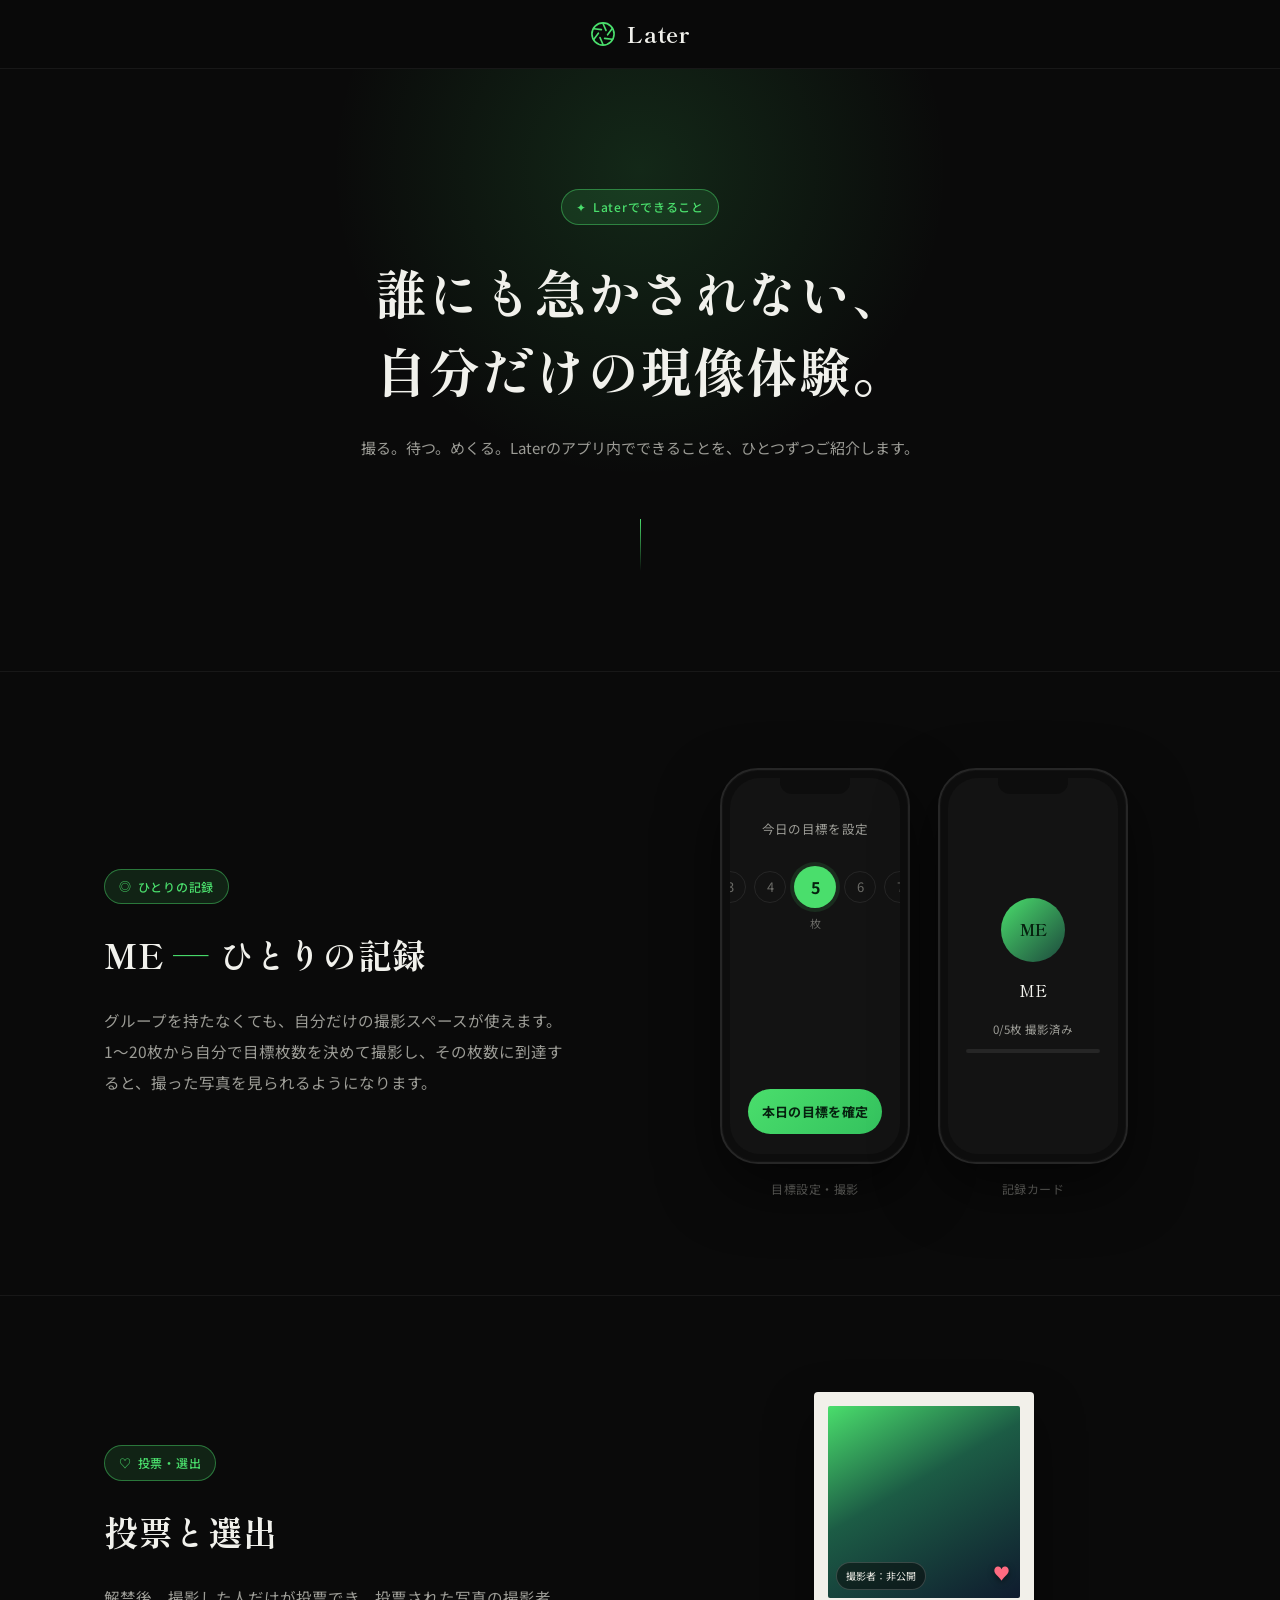
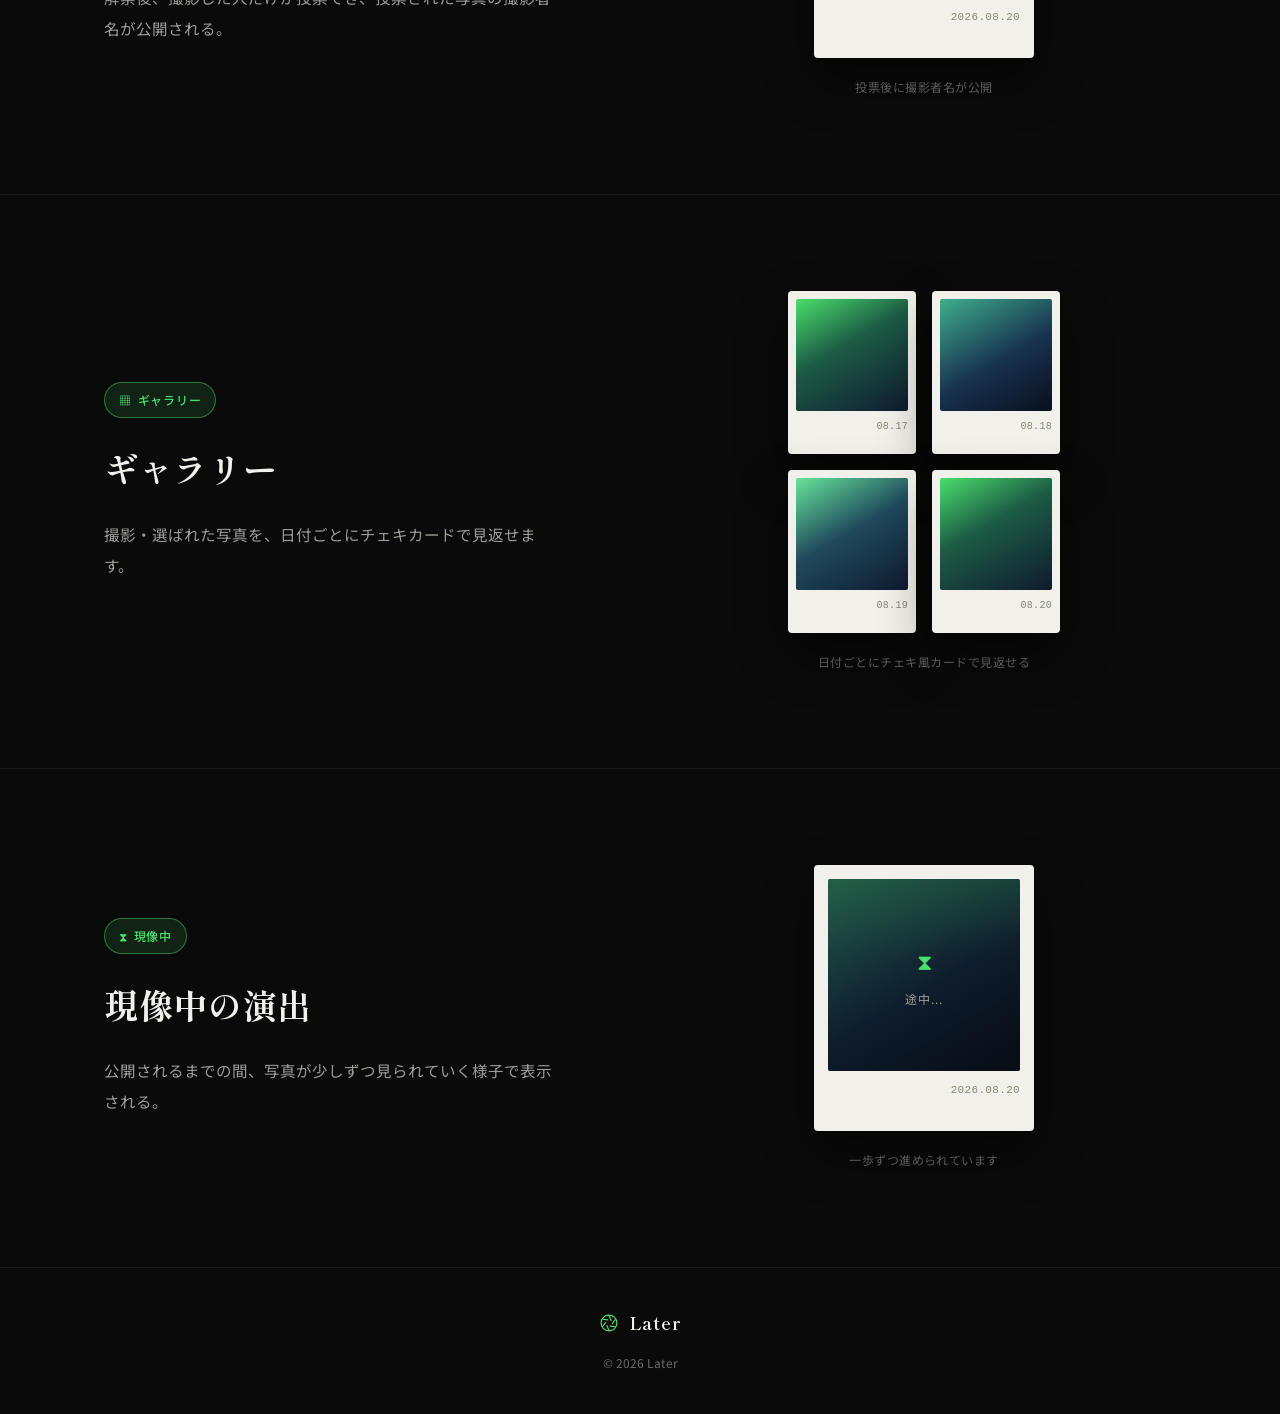
<file: index.html>
<!DOCTYPE html>
<html lang="ja">
<head>
<meta charset="UTF-8">
<meta name="viewport" content="width=device-width, initial-scale=1.0">
<title>Later — アプリ内でできること</title>
<meta name="description" content="Laterのアプリ内でできることを紹介する1ページの説明サイト">
<link rel="preconnect" href="https://fonts.googleapis.com">
<link rel="preconnect" href="https://fonts.gstatic.com" crossorigin>
<link href="https://fonts.googleapis.com/css2?family=Noto+Sans+JP:wght@300;400;500;700&family=Shippori+Mincho:wght@500;600;700;800&display=swap" rel="stylesheet">
<link rel="stylesheet" href="style.css">
</head>
<body>

<header class="site-header">
  <div class="container header-inner">
    <div class="logo">
      <svg class="logo-icon" viewBox="0 0 24 24" width="28" height="28" fill="none" stroke="currentColor" stroke-width="1.4" stroke-linecap="round">
        <circle cx="12" cy="12" r="9.5"></circle>
        <line x1="12" y1="3" x2="14.57" y2="8.94"></line>
        <line x1="19.79" y1="7.5" x2="15.94" y2="12.69"></line>
        <line x1="19.79" y1="16.5" x2="13.37" y2="15.76"></line>
        <line x1="12" y1="21" x2="9.43" y2="15.06"></line>
        <line x1="4.21" y1="16.5" x2="8.06" y2="11.31"></line>
        <line x1="4.21" y1="7.5" x2="10.63" y2="8.24"></line>
      </svg>
      <span class="logo-word">Later</span>
    </div>
  </div>
</header>

<main>

  <section class="hero">
    <div class="container hero-inner fade-in">
      <span class="pill pill-hero"><span class="pill-icon">✦</span>Laterでできること</span>
      <h1 class="hero-title">誰にも急かされない、<br>自分だけの現像体験。</h1>
      <p class="hero-sub">撮る。待つ。めくる。<br class="br-mobile">Laterのアプリ内でできることを、ひとつずつご紹介します。</p>
      <div class="scroll-cue" aria-hidden="true"><span></span></div>
    </div>
  </section>

  <!-- 1. ME -->
  <section class="feature fade-in" id="feature-me">
    <div class="container feature-grid">
      <div class="feature-text">
        <span class="pill"><span class="pill-icon">◎</span>ひとりの記録</span>
        <h2 class="feature-title">ME<span class="title-en-dash">—</span>ひとりの記録</h2>
        <p class="feature-body">グループを持たなくても、自分だけの撮影スペースが使えます。1〜20枚から自分で目標枚数を決めて撮影し、その枚数に到達すると、撮った写真を見られるようになります。</p>
      </div>
      <div class="feature-visual">
        <div class="phone-row">

          <figure class="phone-figure">
            <div class="phone-frame">
              <div class="phone-notch"></div>
              <div class="phone-screen">
                <div class="app-screen goal-screen">
                  <p class="app-eyebrow">今日の目標を設定</p>
                  <div class="goal-picker">
                    <div class="goal-num">3</div>
                    <div class="goal-num">4</div>
                    <div class="goal-num goal-num--active">5</div>
                    <div class="goal-num">6</div>
                    <div class="goal-num">7</div>
                  </div>
                  <p class="goal-unit">枚</p>
                  <button class="app-btn" type="button">本日の目標を確定</button>
                </div>
              </div>
            </div>
            <figcaption>目標設定・撮影</figcaption>
          </figure>

          <figure class="phone-figure">
            <div class="phone-frame">
              <div class="phone-notch"></div>
              <div class="phone-screen">
                <div class="app-screen me-screen">
                  <div class="me-avatar">ME</div>
                  <p class="me-label">ME</p>
                  <div class="me-status">
                    <span>0/5枚 撮影済み</span>
                    <div class="progress-track"><div class="progress-fill" style="width:0%"></div></div>
                  </div>
                </div>
              </div>
            </div>
            <figcaption>記録カード</figcaption>
          </figure>

        </div>
      </div>
    </div>
  </section>

  <!-- 2. 投票と選出 -->
  <section class="feature fade-in" id="feature-vote">
    <div class="container feature-grid">
      <div class="feature-text">
        <span class="pill"><span class="pill-icon">♡</span>投票・選出</span>
        <h2 class="feature-title">投票と選出</h2>
        <p class="feature-body">解禁後、撮影した人だけが投票でき、投票された写真の撮影者名が公開される。</p>
      </div>
      <div class="feature-visual">
        <figure class="cheki-figure">
          <div class="cheki">
            <div class="cheki-photo gradient-a">
              <span class="tag-photographer">撮影者：非公開</span>
              <span class="icon-heart">♥</span>
            </div>
            <div class="cheki-date">2026.08.20</div>
          </div>
          <figcaption>投票後に撮影者名が公開</figcaption>
        </figure>
      </div>
    </div>
  </section>

  <!-- 3. ギャラリー -->
  <section class="feature fade-in" id="feature-gallery">
    <div class="container feature-grid">
      <div class="feature-text">
        <span class="pill"><span class="pill-icon">▦</span>ギャラリー</span>
        <h2 class="feature-title">ギャラリー</h2>
        <p class="feature-body">撮影・選ばれた写真を、日付ごとにチェキカードで見返せます。</p>
      </div>
      <div class="feature-visual">
        <figure class="cheki-figure">
          <div class="cheki-grid">
            <div class="cheki cheki--sm">
              <div class="cheki-photo gradient-a"></div>
              <div class="cheki-date">08.17</div>
            </div>
            <div class="cheki cheki--sm">
              <div class="cheki-photo gradient-b"></div>
              <div class="cheki-date">08.18</div>
            </div>
            <div class="cheki cheki--sm">
              <div class="cheki-photo gradient-c"></div>
              <div class="cheki-date">08.19</div>
            </div>
            <div class="cheki cheki--sm">
              <div class="cheki-photo gradient-a"></div>
              <div class="cheki-date">08.20</div>
            </div>
          </div>
          <figcaption>日付ごとにチェキ風カードで見返せる</figcaption>
        </figure>
      </div>
    </div>
  </section>

  <!-- 4. 現像中の演出 -->
  <section class="feature fade-in" id="feature-develop">
    <div class="container feature-grid">
      <div class="feature-text">
        <span class="pill"><span class="pill-icon">⧗</span>現像中</span>
        <h2 class="feature-title">現像中の演出</h2>
        <p class="feature-body">公開されるまでの間、写真が少しずつ見られていく様子で表示される。</p>
      </div>
      <div class="feature-visual">
        <figure class="cheki-figure">
          <div class="cheki">
            <div class="cheki-photo gradient-b developing">
              <div class="develop-scan"></div>
              <div class="develop-overlay">
                <span class="icon-hourglass">⧗</span>
                <span class="develop-text">途中...</span>
              </div>
            </div>
            <div class="cheki-date">2026.08.20</div>
          </div>
          <figcaption>一歩ずつ進められています</figcaption>
        </figure>
      </div>
    </div>
  </section>

</main>

<footer class="site-footer">
  <div class="container footer-inner">
    <div class="logo logo--small">
      <svg class="logo-icon" viewBox="0 0 24 24" width="20" height="20" fill="none" stroke="currentColor" stroke-width="1.4" stroke-linecap="round">
        <circle cx="12" cy="12" r="9.5"></circle>
        <line x1="12" y1="3" x2="14.57" y2="8.94"></line>
        <line x1="19.79" y1="7.5" x2="15.94" y2="12.69"></line>
        <line x1="19.79" y1="16.5" x2="13.37" y2="15.76"></line>
        <line x1="12" y1="21" x2="9.43" y2="15.06"></line>
        <line x1="4.21" y1="16.5" x2="8.06" y2="11.31"></line>
        <line x1="4.21" y1="7.5" x2="10.63" y2="8.24"></line>
      </svg>
      <span class="logo-word">Later</span>
    </div>
    <p class="footer-copy">&copy; 2026 Later</p>
  </div>
</footer>

<script src="script.js"></script>
</body>
</html>
</file>
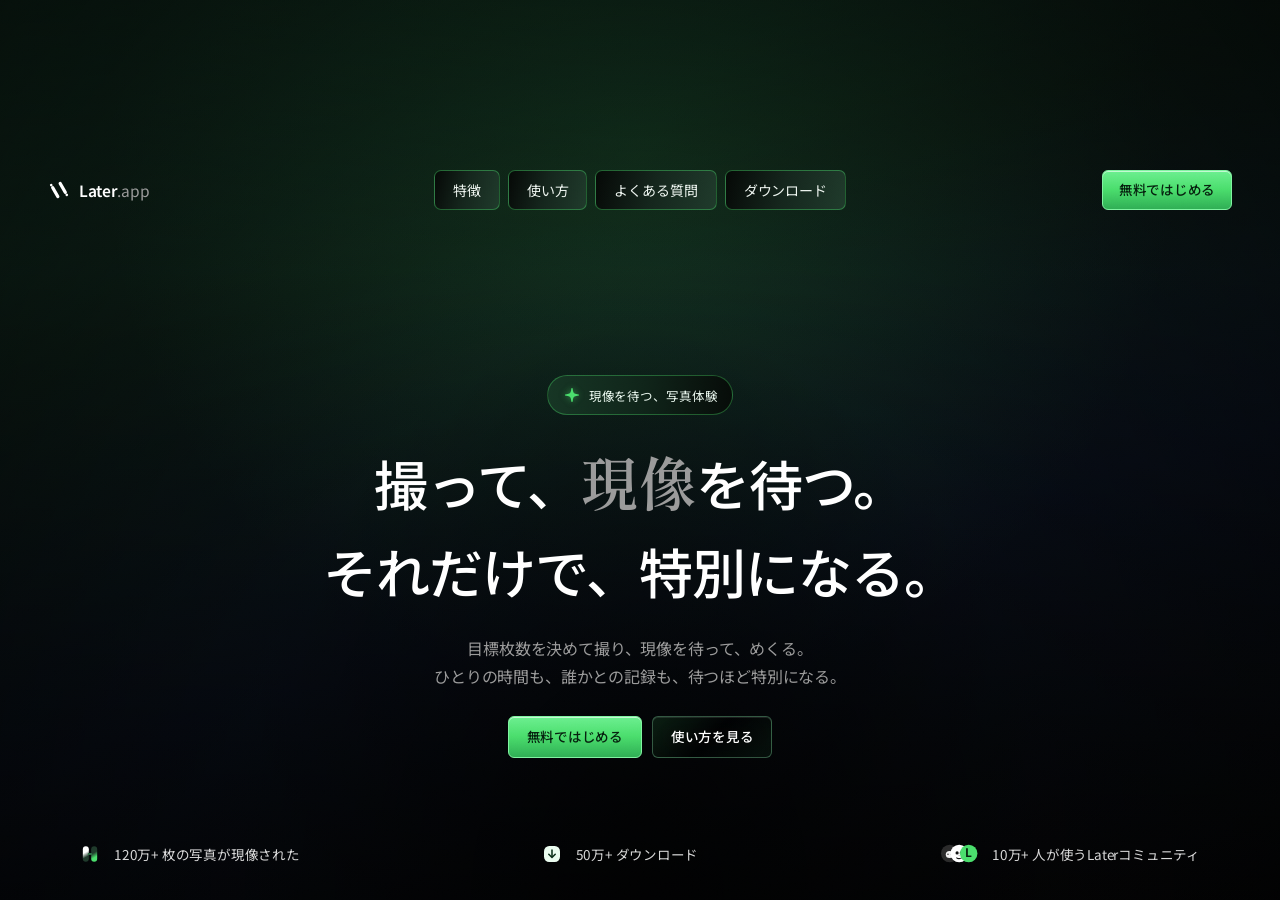
<file: hero.html>
<!DOCTYPE html>
<html lang="ja">
<head>
<meta charset="UTF-8" />
<meta name="viewport" content="width=device-width, initial-scale=1, viewport-fit=cover" />
<title>Later — 現像を待つ、写真体験</title>
<meta name="description" content="目標枚数を決めて撮り、現像を待って、めくる。ひとりの時間も特別な記録になる写真アプリ、Later。" />
<style>html,body{background:#0a0a0a !important;color:#ffffff}</style>
<link rel="icon" href="data:image/svg+xml,%3Csvg xmlns='http://www.w3.org/2000/svg' viewBox='0 0 24 24' fill='white'%3E%3Cg transform='rotate(-30 12 12)'%3E%3Ccircle cx='7.3' cy='3.2' r='1.45'/%3E%3Crect x='5.5' y='4.7' width='3.6' height='14.6' rx='1.8'/%3E%3Crect x='14.9' y='4.7' width='3.6' height='14.6' rx='1.8'/%3E%3Ccircle cx='16.7' cy='20.8' r='1.45'/%3E%3C/g%3E%3C/svg%3E" />
<link rel="preconnect" href="https://fonts.googleapis.com" />
<link rel="preconnect" href="https://fonts.gstatic.com" crossorigin />
<link href="https://fonts.googleapis.com/css2?family=Noto+Sans+JP:wght@300;400;500;700&family=Shippori+Mincho:wght@500;600;700;800&display=swap" rel="stylesheet" />
<style>
  :root{
    --bg:#0a0a0a;
    --text:#f3f3ef;
    --muted:#9a9a9a;
    --stat:#d8d8d8;
    --green:#4ade6c;
    --green-deep:#0f1b2e;
    --border:rgba(74,222,108,0.35);
    --border-soft:rgba(74,222,108,0.16);

    --serif:"Shippori Mincho","Noto Serif JP",serif;
    --sans:"Noto Sans JP","Hiragino Kaku Gothic ProN",system-ui,-apple-system,"Segoe UI",sans-serif;

    --logo:15.5px;
    --logo-mark:22px;
    --nav:14px;
    --nav-h:40px;
    --btn:13.5px;
    --btn-h:40px;
    --hero-btn-h:42px;
    --h1:48px;
    --lede:15.5px;
    --badge:12.5px;
    --stat-size:13.5px;
    --header-y:22px;
    --header-x:40px;
    --stats-x:72px;
    --stats-y:36px;
    --hero-gap:85px;
    --copy-max:860px;
    --lede-max:470px;
  }

  *{box-sizing:border-box;margin:0;padding:0}
  html{scroll-behavior:smooth}
  html,body{
    background:#0a0a0a;
    background:var(--bg,#0a0a0a);
    color:#ffffff;
    color:var(--text,#ffffff);
  }
  body{
    font-family:var(--sans);
    -webkit-font-smoothing:antialiased;
    -moz-osx-font-smoothing:grayscale;
    text-rendering:optimizeLegibility;
    overflow-x:hidden;
    position:relative;
  }
  a{color:inherit;text-decoration:none}
  button{font-family:inherit;border:none;background:none}
  ul{list-style:none}

  /* ---------- layer stack ---------- */

  .grain{
    position:fixed;
    inset:0;
    z-index:100;
    pointer-events:none;
    opacity:0.05;
    mix-blend-mode:overlay;
    background-image:url("data:image/svg+xml,%3Csvg xmlns='http://www.w3.org/2000/svg' width='140' height='140'%3E%3Cfilter id='n'%3E%3CfeTurbulence type='fractalNoise' baseFrequency='0.85' numOctaves='2' stitchTiles='stitch'/%3E%3C/filter%3E%3Crect width='100%25' height='100%25' filter='url(%23n)'/%3E%3C/svg%3E");
  }

  .hero-photo{
    position:fixed;
    inset:0;
    z-index:0;
    background:
      radial-gradient(circle at 50% 18%, rgba(74,222,108,0.16) 0%, rgba(74,222,108,0) 55%),
      linear-gradient(165deg, #123524 0%, #0d2018 30%, #0a1220 62%, #060708 100%);
  }
  .hero-photo::after{
    content:"";
    position:absolute;
    inset:0;
    background:
      radial-gradient(ellipse at 50% 100%, rgba(0,0,0,0.75) 0%, rgba(0,0,0,0.15) 45%, rgba(0,0,0,0.55) 100%),
      linear-gradient(to bottom, rgba(0,0,0,0.35) 0%, rgba(0,0,0,0.05) 30%, rgba(0,0,0,0.65) 100%);
  }

  .page{
    position:relative;
    z-index:1;
    display:grid;
    grid-template-rows:auto 1fr auto;
    min-height:100vh;
    min-height:100dvh;
  }

  /* ---------- header ---------- */

  .header{
    display:grid;
    grid-template-columns:1fr auto 1fr;
    align-items:center;
    padding:var(--header-y) var(--header-x) 10px;
    z-index:50;
    position:relative;
  }

  .logo{
    display:inline-flex;
    align-items:center;
    gap:9px;
    justify-self:start;
    font-size:var(--logo);
    font-weight:600;
    letter-spacing:-0.02em;
    color:#fff;
  }
  .logo-suffix{font-weight:400;color:var(--muted)}

  #site-nav{
    display:flex;
    align-items:center;
    gap:8px;
    justify-self:center;
  }

  .nav-link{
    height:var(--nav-h);
    padding:0 18px;
    display:inline-flex;
    align-items:center;
    border-radius:7px;
    overflow:hidden;
    position:relative;
    border:1px solid rgba(74,222,108,0.4);
    background:linear-gradient(105deg, #050806 0%, #14251c 48%, #1f3a2b 100%);
    color:#eef5f0;
    font-size:var(--nav);
    font-weight:400;
    letter-spacing:-0.01em;
    white-space:nowrap;
    transition:background 0.35s ease, border-color 0.35s ease, box-shadow 0.35s ease;
  }
  .nav-link::before{
    content:"";
    position:absolute;
    inset:0;
    background:linear-gradient(115deg, transparent 30%, rgba(74,222,108,0.22) 50%, transparent 70%);
    transform:translateX(-120%);
    transition:transform 0.6s ease;
  }
  .nav-link:hover{
    border-color:rgba(120,235,150,0.85);
    background:linear-gradient(105deg, #0a120d 0%, #1f4230 45%, #2f6b45 100%);
    box-shadow:0 0 18px rgba(74,222,108,0.22);
  }
  .nav-link:hover::before{transform:translateX(120%)}

  .header-right{justify-self:end;display:flex;align-items:center;gap:10px}

  .burger{
    display:none;
    width:42px;
    height:42px;
    border-radius:6px;
    border:1px solid var(--border);
    background:rgba(8,8,8,0.55);
    z-index:60;
    place-items:center;
    gap:5px;
    cursor:pointer;
    transition:border-color 0.25s ease, background 0.25s ease;
  }
  .burger:hover{border-color:rgba(74,222,108,0.5);background:rgba(74,222,108,0.06)}
  .burger-bar{
    width:16px;
    height:1.5px;
    border-radius:1px;
    background:#fff;
    transition:transform 0.25s ease, opacity 0.2s ease;
  }
  body.menu-open .burger-bar:nth-child(1){transform:translateY(6.5px) rotate(45deg)}
  body.menu-open .burger-bar:nth-child(2){opacity:0}
  body.menu-open .burger-bar:nth-child(3){transform:translateY(-6.5px) rotate(-45deg)}

  /* ---------- buttons ---------- */

  .btn{
    position:relative;
    isolation:isolate;
    overflow:hidden;
    display:inline-flex;
    align-items:center;
    justify-content:center;
    height:var(--btn-h);
    padding:0 16px;
    border-radius:6px;
    font-size:var(--btn);
    font-weight:500;
    letter-spacing:-0.02em;
    line-height:1;
    white-space:nowrap;
    cursor:pointer;
    transition:background 0.35s ease, border-color 0.35s ease, box-shadow 0.35s ease, color 0.35s ease, filter 0.35s ease;
  }
  .btn::after{
    content:"";
    position:absolute;
    inset:0;
    background:linear-gradient(115deg, transparent 20%, rgba(255,255,255,0.35) 48%, transparent 76%);
    transform:translateX(-130%);
    transition:transform 0.65s ease;
  }
  .btn:hover::after{transform:translateX(130%)}

  .btn-solid{
    background:linear-gradient(180deg, #6bef8f 0%, #4ade6c 48%, #2fae54 100%);
    color:#06210f;
    border:1px solid #7ff3a0;
    box-shadow:inset 0 1px 0 rgba(255,255,255,0.6);
  }
  .btn-solid:hover{
    background:linear-gradient(180deg, #7ef79d 0%, #58e37b 42% , #38bd5f 100%);
    border-color:#a6f7bc;
    box-shadow:inset 0 1px 0 rgba(255,255,255,0.7), 0 0 22px rgba(74,222,108,0.4), 0 8px 18px rgba(74,222,108,0.16);
  }
  .hero-actions .btn-solid:hover{
    box-shadow:inset 0 1px 0 rgba(255,255,255,0.7), 0 0 26px rgba(74,222,108,0.45), 0 8px 18px rgba(74,222,108,0.18);
  }

  .btn-ghost{
    background:linear-gradient(135deg, rgba(74,222,108,0.12), rgba(0,0,0,0.45) 50%, rgba(74,222,108,0.06));
    color:#fff;
    border:1px solid rgba(120,200,150,0.4);
    box-shadow:inset 0 1px 0 rgba(255,255,255,0.1);
  }
  .btn-ghost:hover{
    background:linear-gradient(135deg, rgba(120,235,150,0.2), rgba(0,0,0,0.35) 48%, rgba(74,222,108,0.16));
    border-color:rgba(160,240,185,0.75);
    box-shadow:inset 0 1px 0 rgba(255,255,255,0.2), 0 0 20px rgba(74,222,108,0.24);
  }

  .hero-actions .btn{height:var(--hero-btn-h);padding:0 18px}
  .hero-actions .btn-ghost{
    backdrop-filter:blur(16px);
    -webkit-backdrop-filter:blur(16px);
  }
  .hero-actions .btn-ghost:hover{border-color:rgba(170,245,195,0.8)}

  /* ---------- hero ---------- */

  .hero{
    display:flex;
    align-items:flex-end;
    justify-content:center;
    padding:8px 24px var(--hero-gap);
    min-height:0;
  }

  .hero-copy{
    position:relative;
    z-index:1;
    display:flex;
    flex-direction:column;
    align-items:center;
    text-align:center;
    max-width:var(--copy-max);
    width:100%;
  }

  .badge{
    display:inline-flex;
    align-items:center;
    gap:8px;
    margin-bottom:22px;
    padding:9px 15px;
    border:1px solid var(--border);
    border-radius:999px;
    background:linear-gradient(90deg, #163524 0%, #0f2419 52%, #060b08 100%);
    color:#e9f7ee;
    font-size:var(--badge);
    font-weight:400;
    letter-spacing:-0.01em;
  }
  .badge-star{color:var(--green);filter:drop-shadow(0 0 3px rgba(74,222,108,0.55))}

  h1{
    font-family:var(--sans);
    font-weight:500;
    font-size:var(--h1);
    letter-spacing:-0.02em;
    line-height:1.4;
    color:#fff;
    display:flex;
    flex-direction:column;
    align-items:center;
  }
  .headline-line{
    display:block;
    overflow:hidden;
    white-space:nowrap;
    padding:0.06em 0.15em 0.14em;
  }
  h1 em{
    font-family:var(--serif);
    font-style:normal;
    font-weight:600;
    font-size:1.08em;
    letter-spacing:0;
    color:var(--muted);
  }

  .lede{
    max-width:var(--lede-max);
    margin-top:18px;
    color:var(--muted);
    font-size:var(--lede);
    font-weight:400;
    line-height:1.75;
    letter-spacing:-0.01em;
  }

  .hero-actions{
    display:flex;
    flex-wrap:wrap;
    align-items:center;
    justify-content:center;
    gap:10px;
    margin-top:26px;
  }

  /* ---------- stats footer ---------- */

  .stats{
    display:flex;
    align-items:center;
    justify-content:space-between;
    gap:24px;
    padding:0 var(--stats-x) var(--stats-y);
    padding-bottom:max(var(--stats-y), env(safe-area-inset-bottom));
    color:var(--stat);
  }
  .stat{
    display:inline-flex;
    align-items:center;
    gap:14px;
    font-size:var(--stat-size);
    letter-spacing:-0.015em;
    white-space:nowrap;
  }
  .stat-icon{width:20px;height:20px;flex-shrink:0}
  .stat-icon-wide{width:38px;height:21px;flex-shrink:0}

  /* ---------- entrance motion ---------- */

  .appear{
    opacity:1;
    animation-duration:1.05s;
    animation-fill-mode:both;
    animation-timing-function:cubic-bezier(0.16,1,0.3,1);
    animation-delay:var(--d,0.08s);
  }
  .appear.is-in{animation:none !important;opacity:1 !important;transform:none !important;clip-path:none !important;filter:none !important}
  .hero-photo.is-in{animation:none !important}

  .appear--scale{animation-name:in-scale}
  .appear--soft{animation-name:in-soft}
  .appear--mask{animation-name:in-mask}
  .appear--pop{animation-name:in-pop}
  .appear--btn{animation-name:in-btn}
  .appear--side{animation-name:in-side}
  .appear--stat{animation-name:in-stat}

  @keyframes in-scale{0%{opacity:0;transform:scale(0.84)}100%{opacity:1;transform:scale(1)}}
  @keyframes in-soft{0%{opacity:0;transform:translateY(14px)}100%{opacity:1;transform:translateY(0)}}
  @keyframes in-mask{0%{opacity:0;transform:translateY(40%)}100%{opacity:1;transform:translateY(0)}}
  @keyframes in-pop{0%{opacity:0;transform:scale(0.9)}70%{opacity:1;transform:scale(1.03)}100%{opacity:1;transform:scale(1)}}
  @keyframes in-btn{0%{opacity:0;transform:translateY(18px) scale(0.94)}100%{opacity:1;transform:translateY(0) scale(1)}}
  @keyframes in-side{0%{opacity:0;transform:translateX(22px)}100%{opacity:1;transform:translateX(0)}}
  @keyframes in-stat{0%{opacity:0;transform:translateY(20px)}100%{opacity:1;transform:translateY(0)}}
  @keyframes in-star{0%{transform:scale(0.2) rotate(-50deg)}65%{transform:scale(1.2) rotate(8deg)}100%{transform:scale(1) rotate(0)}}
  @keyframes in-em{0%{opacity:0.35;filter:blur(4px)}100%{opacity:1;filter:blur(0)}}

  .logo{--d:0.08s}
  #site-nav a:nth-child(1){--d:0.16s}
  #site-nav a:nth-child(2){--d:0.28s}
  #site-nav a:nth-child(3){--d:0.40s}
  #site-nav a:nth-child(4){--d:0.52s}
  .header-cta,.burger{--d:0.34s}
  .badge{--d:0.22s}
  .headline-line:nth-child(1){--d:0.42s}
  .headline-line:nth-child(2){--d:0.62s}
  .lede{--d:0.82s;animation-duration:1.25s}
  .hero-actions .btn-solid{--d:0.96s}
  .hero-actions .btn-ghost{--d:1.10s}
  .stat:nth-child(1){--d:1.12s}
  .stat:nth-child(2){--d:1.28s}
  .stat:nth-child(3){--d:1.44s}

  .badge-star{animation:in-star 0.9s cubic-bezier(0.16,1,0.3,1) both;animation-delay:0.28s}
  h1 em{animation:in-em 1.2s ease both;animation-delay:0.72s}

  @media (prefers-reduced-motion: reduce){
    *,*::before,*::after{transition:none !important;animation:none !important}
    .appear,.hero-photo,.hero h1 em,.badge-star{opacity:1 !important;transform:none !important;clip-path:none !important;filter:none !important}
  }

  /* ---------- responsive ---------- */

  @media (min-width:901px){
    html,body{height:100%;overflow:hidden}
    .page{height:100vh;height:100dvh;overflow:hidden}
  }

  @media (min-width:1600px){
    :root{
      --logo:17px;--logo-mark:24px;--nav:15px;--nav-h:44px;--btn:15px;--btn-h:44px;
      --hero-btn-h:48px;--h1:64px;--lede:18px;--badge:13.5px;--stat-size:15px;
      --header-y:28px;--header-x:64px;--stats-x:96px;--stats-y:44px;
      --copy-max:980px;--lede-max:540px;
    }
    .nav-link{padding:0 20px}
    .badge{margin-bottom:26px}
    .lede{margin-top:22px}
    .hero-actions{margin-top:30px;gap:12px}
    .stat-icon{width:22px;height:22px}
    .stat-icon-wide{width:45px;height:24px}
  }

  @media (min-width:1920px){
    :root{
      --logo:18px;--logo-mark:26px;--nav:16px;--nav-h:48px;--btn:16px;--btn-h:48px;
      --hero-btn-h:52px;--h1:76px;--lede:20px;--badge:14.5px;--stat-size:16px;
      --header-y:32px;--header-x:80px;--stats-x:120px;--stats-y:52px;
      --copy-max:1120px;--lede-max:620px;
    }
    #site-nav{gap:10px}
    .nav-link{padding:0 22px}
    .btn{padding:0 22px}
    .badge{padding:10px 15px}
    .stat-icon-wide{width:48px;height:26px}
  }

  @media (min-width:2560px){
    :root{--h1:88px;--lede:22px;--header-x:120px;--stats-x:160px;--copy-max:1280px;--lede-max:680px}
  }

  @media (min-width:1280px) and (max-width:1599px){
    :root{--h1:54px;--lede:16px;--header-x:48px;--stats-x:80px;--copy-max:900px}
  }

  @media (min-width:901px) and (max-width:1279px){
    :root{
      --logo:15px;--nav:13px;--nav-h:36px;--btn:13px;--btn-h:38px;--hero-btn-h:40px;
      --h1:42px;--lede:15px;--badge:12px;--stat-size:12.5px;
      --header-y:16px;--header-x:28px;--stats-x:36px;--stats-y:28px;--hero-gap:64px;
      --copy-max:760px;--lede-max:440px;
    }
    .nav-link{padding:0 14px}
    .badge{margin-bottom:16px}
    .lede{margin-top:14px}
    .hero-actions{margin-top:20px}
  }

  @media (min-width:901px) and (max-height:850px){
    :root{--header-y:14px;--stats-y:24px;--hero-gap:48px;--h1:40px}
    .badge{margin-bottom:12px}
    .lede{margin-top:12px}
    .hero-actions{margin-top:16px}
  }

  @media (min-width:901px) and (max-height:720px){
    :root{--h1:34px;--lede:14px;--hero-gap:32px;--stats-y:18px;--nav-h:30px;--btn-h:34px;--hero-btn-h:36px}
    .badge{margin-bottom:8px}
  }

  @media (max-width:900px){
    html,body{height:auto;overflow-y:auto}
    .page{height:auto;overflow:visible}

    :root{
      --logo:16px;--btn:15px;--btn-h:46px;--hero-btn-h:48px;
      --h1:28px;--lede:16.5px;--badge:13.5px;--stat-size:15px;
      --header-y:16px;--header-x:18px;--stats-x:20px;--stats-y:28px;--hero-gap:36px;
    }

    .header{
      grid-template-columns:1fr auto auto;
      gap:8px;
      padding:max(var(--header-y),env(safe-area-inset-top)) var(--header-x) 10px;
    }
    .logo,.header-cta,.burger{z-index:80}
    .burger{display:grid}

    #site-nav{
      display:none;
      position:fixed;
      inset:0;
      z-index:45;
      background:transparent;
      flex-direction:column;
      justify-content:center;
      align-items:center;
      gap:12px;
      padding:max(96px, calc(env(safe-area-inset-top) + 88px)) 22px 32px;
    }
    body.menu-open #site-nav{display:flex}
    #site-nav .nav-link{
      width:100%;
      max-width:420px;
      height:56px;
      font-size:19px;
      border-radius:10px;
      justify-content:center;
    }

    .menu-backdrop{
      display:block;
      position:fixed;
      inset:0;
      z-index:40;
      background:rgba(6,10,8,0.5);
      opacity:0;
      visibility:hidden;
      transition:opacity 0.28s ease, visibility 0.28s ease;
    }
    body.menu-open .menu-backdrop{
      opacity:1;
      visibility:visible;
      backdrop-filter:blur(24px);
      -webkit-backdrop-filter:blur(24px);
    }
    body.menu-open{overflow:hidden}

    .hero{padding:20px 20px 64px;align-items:flex-end}
    .hero-copy{max-width:100%}
    .lede{max-width:100%}

    .stats{
      flex-direction:column;
      align-items:center;
      gap:16px;
      padding-top:0;
    }
    .stat{white-space:normal;text-align:center}
  }

  @media (max-width:560px){
    :root{--h1:23px;--lede:16px;--header-x:16px}
    .hero-actions{flex-direction:column;align-items:stretch}
    .hero-actions .btn{width:100%}
  }
</style>
</head>
<body style="background:#0a0a0a;color:#fff">

<div class="grain" aria-hidden="true"></div>
<div class="hero-photo" aria-hidden="true"></div>

<div class="page">

  <div class="menu-backdrop" aria-hidden="true"></div>

  <header class="header">
    <a class="logo appear appear--scale" href="#top" aria-label="Later">
      <svg width="22" height="22" viewBox="0 0 24 24" fill="currentColor" aria-hidden="true">
        <g transform="rotate(-30 12 12)">
          <circle cx="7.3" cy="3.2" r="1.45"/>
          <rect x="5.5" y="4.7" width="3.6" height="14.6" rx="1.8"/>
          <rect x="14.9" y="4.7" width="3.6" height="14.6" rx="1.8"/>
          <circle cx="16.7" cy="20.8" r="1.45"/>
        </g>
      </svg>
      <span>Later<span class="logo-suffix">.app</span></span>
    </a>

    <nav id="site-nav" aria-label="Primary">
      <a class="nav-link appear appear--scale" href="#features">特徴</a>
      <a class="nav-link appear appear--soft" href="#how-it-works">使い方</a>
      <a class="nav-link appear appear--scale" href="#faqs">よくある質問</a>
      <a class="nav-link appear appear--soft" href="#download">ダウンロード</a>
    </nav>

    <div class="header-right">
      <a class="btn btn-solid header-cta appear appear--scale" href="#start">無料ではじめる</a>
      <button class="burger" id="burger" type="button" aria-controls="site-nav" aria-expanded="false" aria-label="Open menu">
        <span class="burger-bar"></span>
        <span class="burger-bar"></span>
        <span class="burger-bar"></span>
      </button>
    </div>
  </header>

  <main class="hero" id="top">
    <div class="hero-copy">

      <span class="badge appear appear--pop">
        <svg class="badge-star" width="18" height="20" viewBox="0 0 24 24" fill="currentColor" aria-hidden="true">
          <path d="M12 2.6C12.55 2.6 12.88 3.15 13.08 4.7c.62 4.7 1.52 5.6 6.22 6.22 1.55.2 2.1.53 2.1 1.08s-.55.88-2.1 1.08c-4.7.62-5.6 1.52-6.22 6.22-.2 1.55-.53 2.1-1.08 2.1s-.88-.55-1.08-2.1c-.62-4.7-1.52-5.6-6.22-6.22C3.15 12.88 2.6 12.55 2.6 12s.55-.88 2.1-1.08c4.7-.62 5.6-1.52 6.22-6.22C11.12 3.15 11.45 2.6 12 2.6Z"/>
        </svg>
        現像を待つ、写真体験
      </span>

      <h1>
        <span class="headline-line appear appear--mask">撮って、<em>現像</em>を待つ。</span>
        <span class="headline-line appear appear--mask">それだけで、特別になる。</span>
      </h1>

      <p class="lede appear appear--soft">
        目標枚数を決めて撮り、現像を待って、めくる。<br class="br-mobile">
        ひとりの時間も、誰かとの記録も、待つほど特別になる。
      </p>

      <div class="hero-actions">
        <a class="btn btn-solid appear appear--btn" href="#start">無料ではじめる</a>
        <a class="btn btn-ghost appear appear--side" href="#demo">使い方を見る</a>
      </div>

    </div>
  </main>

  <footer class="stats">

    <div class="stat appear appear--stat">
      <svg class="stat-icon" viewBox="0 0 24 24" aria-hidden="true">
        <defs>
          <linearGradient id="g1" x1="3" y1="2" x2="14" y2="22" gradientUnits="userSpaceOnUse">
            <stop offset="0.38" stop-color="#ffffff"/>
            <stop offset="0.62" stop-color="#1f3a2b"/>
          </linearGradient>
          <linearGradient id="g2" x1="14" y1="2" x2="25" y2="22" gradientUnits="userSpaceOnUse">
            <stop offset="0.38" stop-color="#1f3a2b"/>
            <stop offset="0.62" stop-color="#4ade6c"/>
          </linearGradient>
        </defs>
        <rect x="3.4" y="2.6" width="7.2" height="18.8" rx="3.6" fill="url(#g1)"/>
        <rect x="13.4" y="2.6" width="7.2" height="18.8" rx="3.6" fill="url(#g2)"/>
        <rect x="9.2" y="10.9" width="5.6" height="2.2" rx="1.1" fill="#2f6b45"/>
      </svg>
      <span>120万+ 枚の写真が現像された</span>
    </div>

    <div class="stat appear appear--stat">
      <svg class="stat-icon" viewBox="0 0 24 24" aria-hidden="true">
        <rect x="2.4" y="2.4" width="19.2" height="19.2" rx="6.2" fill="#eafcef"/>
        <path d="M12 7.1v7.4" stroke="#0a2e18" stroke-width="1.85" stroke-linecap="round" fill="none"/>
        <path d="M8.15 12.35L12 16.2l3.85-3.85" stroke="#0a2e18" stroke-width="1.85" stroke-linecap="round" stroke-linejoin="round" fill="none"/>
      </svg>
      <span>50万+ ダウンロード</span>
    </div>

    <div class="stat appear appear--stat">
      <svg class="stat-icon-wide" viewBox="0 0 40 22" aria-hidden="true">
        <circle cx="10.2" cy="11" r="9.2" fill="#2b2b2b"/>
        <polygon points="4.6,5.4 7.6,3.4 6.8,7.4" fill="#2b2b2b"/>
        <polygon points="15.8,5.4 12.8,3.4 13.6,7.4" fill="#2b2b2b"/>
        <ellipse cx="10.2" cy="12.1" rx="4.15" ry="3.7" fill="#f4f4f4"/>
        <circle cx="8.4" cy="11.8" r="0.7" fill="#1a1a1a"/>
        <circle cx="12" cy="11.8" r="0.7" fill="#1a1a1a"/>

        <circle cx="20.2" cy="11" r="9.2" fill="#ffffff"/>
        <circle cx="18" cy="10.4" r="1.7" fill="#111111"/>
        <circle cx="22.4" cy="10.4" r="1.7" fill="#111111"/>
        <ellipse cx="20.2" cy="13.2" rx="1" ry="0.7" fill="#c9c9c9"/>
        <path d="M17.6 15.6c1 1 3.8 1 5.2 0" stroke="#111111" stroke-width="1.2" stroke-linecap="round" fill="none"/>

        <circle cx="30.2" cy="11" r="9.2" fill="#4ade6c"/>
        <text x="30.2" y="15.1" font-family="Noto Sans JP, sans-serif" font-weight="700" font-size="12.5" fill="#06210f" text-anchor="middle">L</text>
      </svg>
      <span>10万+ 人が使うLaterコミュニティ</span>
    </div>

  </footer>

</div>

<script>
(function(){
  var appearEls = document.querySelectorAll('.appear');

  appearEls.forEach(function(el){
    el.addEventListener('animationend', function(){
      el.classList.add('is-in');
    }, { once: true });
  });

  requestAnimationFrame(function(){
    requestAnimationFrame(function(){
      var targets = document.querySelectorAll('.appear, .hero-photo');
      targets.forEach(function(el){
        var anims = (el.getAnimations ? el.getAnimations() : []);
        var active = anims.some(function(a){
          return a.playState === 'running' || a.playState === 'finished';
        });
        if (!active) el.classList.add('is-in');
      });
    });
  });

  var burger = document.getElementById('burger');
  var nav = document.getElementById('site-nav');

  function closeMenu(){
    document.body.classList.remove('menu-open');
    burger.setAttribute('aria-expanded', 'false');
    burger.setAttribute('aria-label', 'Open menu');
  }
  function openMenu(){
    document.body.classList.add('menu-open');
    burger.setAttribute('aria-expanded', 'true');
    burger.setAttribute('aria-label', 'Close menu');
  }

  burger.addEventListener('click', function(){
    if (document.body.classList.contains('menu-open')) closeMenu();
    else openMenu();
  });

  nav.querySelectorAll('a').forEach(function(a){
    a.addEventListener('click', closeMenu);
  });

  document.addEventListener('keydown', function(e){
    if (e.key === 'Escape') closeMenu();
  });

  window.addEventListener('resize', function(){
    if (window.matchMedia('(min-width: 901px)').matches) closeMenu();
  });
})();
</script>
</body>
</html>
</file>
<file: style.css>
:root {
  --bg: #0a0a0a;
  --bg-elevated: #121212;
  --green: #4ade6c;
  --green-soft: rgba(74, 222, 108, 0.12);
  --green-border: rgba(74, 222, 108, 0.45);
  --text: #f1f1ec;
  --text-dim: #9c9c96;
  --text-faint: #6a6a66;
  --navy: #0f1b2e;
  --serif: "Shippori Mincho", "Noto Serif JP", serif;
  --sans: "Noto Sans JP", "Hiragino Kaku Gothic ProN", sans-serif;
}

* { box-sizing: border-box; }

html { scroll-behavior: smooth; }

body {
  margin: 0;
  background: var(--bg);
  color: var(--text);
  font-family: var(--sans);
  line-height: 1.8;
  -webkit-font-smoothing: antialiased;
}

.container {
  max-width: 1120px;
  margin: 0 auto;
  padding: 0 24px;
}

a { color: inherit; }

/* ---------- Header ---------- */

.site-header {
  position: sticky;
  top: 0;
  z-index: 50;
  backdrop-filter: blur(12px);
  background: rgba(10, 10, 10, 0.72);
  border-bottom: 1px solid rgba(255, 255, 255, 0.06);
}

.header-inner {
  display: flex;
  align-items: center;
  justify-content: center;
  height: 68px;
}

.logo {
  display: flex;
  align-items: center;
  gap: 10px;
  color: var(--green);
}

.logo-icon { flex-shrink: 0; }

.logo-word {
  font-family: var(--serif);
  font-weight: 700;
  font-size: 22px;
  letter-spacing: 0.04em;
  color: var(--text);
}

.logo--small .logo-word { font-size: 17px; }

/* ---------- Pills ---------- */

.pill {
  display: inline-flex;
  align-items: center;
  gap: 6px;
  padding: 6px 14px;
  border: 1px solid var(--green-border);
  border-radius: 999px;
  background: var(--green-soft);
  color: var(--green);
  font-size: 12px;
  letter-spacing: 0.06em;
  font-weight: 500;
  margin-bottom: 20px;
}

.pill-icon { font-size: 12px; line-height: 1; }

.pill-hero { margin-bottom: 28px; }

/* ---------- Hero ---------- */

.hero {
  padding: 120px 0 100px;
  text-align: center;
  position: relative;
  overflow: hidden;
}

.hero::before {
  content: "";
  position: absolute;
  top: -220px;
  left: 50%;
  transform: translateX(-50%);
  width: 640px;
  height: 640px;
  background: radial-gradient(circle, rgba(74, 222, 108, 0.14) 0%, rgba(74, 222, 108, 0) 68%);
  pointer-events: none;
}

.hero-inner {
  position: relative;
  display: flex;
  flex-direction: column;
  align-items: center;
}

.hero-title {
  font-family: var(--serif);
  font-weight: 700;
  font-size: clamp(30px, 5vw, 52px);
  line-height: 1.5;
  margin: 0 0 24px;
  letter-spacing: 0.02em;
}

.hero-sub {
  color: var(--text-dim);
  font-size: 15px;
  line-height: 2;
  margin: 0;
}

.br-mobile { display: none; }

.scroll-cue {
  margin-top: 56px;
  width: 1px;
  height: 52px;
  background: linear-gradient(to bottom, var(--green), transparent);
  position: relative;
  overflow: hidden;
}

.scroll-cue span {
  position: absolute;
  top: -100%;
  left: 0;
  width: 100%;
  height: 100%;
  background: linear-gradient(to bottom, transparent, var(--text));
  animation: scrollCue 1.8s ease-in-out infinite;
}

@keyframes scrollCue {
  0% { top: -100%; }
  100% { top: 100%; }
}

/* ---------- Feature sections ---------- */

.feature {
  padding: 96px 0;
  border-top: 1px solid rgba(255, 255, 255, 0.06);
}

.feature-grid {
  display: grid;
  grid-template-columns: 1fr 1fr;
  gap: 64px;
  align-items: center;
}

.feature-text { max-width: 460px; }

.feature-title {
  font-family: var(--serif);
  font-weight: 700;
  font-size: clamp(26px, 3.2vw, 34px);
  margin: 0 0 20px;
  letter-spacing: 0.02em;
}

.title-en-dash {
  color: var(--green);
  margin: 0 10px;
  font-weight: 500;
}

.feature-body {
  color: var(--text-dim);
  font-size: 15.5px;
  line-height: 2;
  margin: 0;
}

.feature-visual {
  display: flex;
  justify-content: center;
}

/* ---------- Phone mockups ---------- */

.phone-row {
  display: flex;
  gap: 28px;
  flex-wrap: wrap;
  justify-content: center;
}

.phone-figure {
  margin: 0;
  text-align: center;
}

.phone-figure figcaption {
  margin-top: 14px;
  font-size: 12px;
  color: var(--text-faint);
  letter-spacing: 0.04em;
}

.phone-frame {
  width: 190px;
  height: 396px;
  background: #0d0d0d;
  border: 2px solid #262626;
  border-radius: 38px;
  padding: 8px;
  position: relative;
  box-shadow: 0 24px 60px rgba(0, 0, 0, 0.55), inset 0 0 0 1px rgba(255, 255, 255, 0.02);
}

.phone-notch {
  position: absolute;
  top: 8px;
  left: 50%;
  transform: translateX(-50%);
  width: 70px;
  height: 16px;
  background: #0d0d0d;
  border-radius: 0 0 12px 12px;
  z-index: 2;
}

.phone-screen {
  width: 100%;
  height: 100%;
  background: #131313;
  border-radius: 30px;
  overflow: hidden;
  position: relative;
}

.app-screen {
  width: 100%;
  height: 100%;
  display: flex;
  flex-direction: column;
  align-items: center;
  padding: 40px 18px 20px;
}

.app-eyebrow {
  font-size: 12.5px;
  color: var(--text-dim);
  margin: 0 0 26px;
  letter-spacing: 0.03em;
}

.goal-screen { justify-content: flex-start; }

.goal-picker {
  display: flex;
  align-items: center;
  gap: 8px;
  margin-bottom: 6px;
}

.goal-num {
  width: 32px;
  height: 32px;
  border-radius: 50%;
  display: flex;
  align-items: center;
  justify-content: center;
  font-size: 13px;
  color: var(--text-faint);
  border: 1px solid rgba(255, 255, 255, 0.08);
}

.goal-num--active {
  width: 42px;
  height: 42px;
  background: var(--green);
  color: #06210f;
  font-weight: 700;
  font-size: 16px;
  border: none;
  box-shadow: 0 0 0 4px var(--green-soft);
}

.goal-unit {
  font-size: 11px;
  color: var(--text-faint);
  margin: 0 0 auto;
}

.app-btn {
  margin-top: auto;
  width: 100%;
  padding: 13px 0;
  border: none;
  border-radius: 999px;
  background: linear-gradient(135deg, var(--green), #34c25e);
  color: #06210f;
  font-family: var(--sans);
  font-weight: 700;
  font-size: 13px;
  letter-spacing: 0.02em;
  cursor: default;
}

.me-screen { justify-content: center; gap: 14px; }

.me-avatar {
  width: 64px;
  height: 64px;
  border-radius: 50%;
  background: linear-gradient(135deg, var(--green), var(--navy) 130%);
  display: flex;
  align-items: center;
  justify-content: center;
  font-family: var(--serif);
  font-weight: 700;
  font-size: 16px;
  color: #06210f;
}

.me-label {
  font-family: var(--serif);
  font-size: 16px;
  margin: 0;
  color: var(--text);
}

.me-status {
  width: 100%;
  display: flex;
  flex-direction: column;
  align-items: center;
  gap: 10px;
  font-size: 11.5px;
  color: var(--text-dim);
}

.progress-track {
  width: 100%;
  height: 4px;
  border-radius: 999px;
  background: rgba(255, 255, 255, 0.08);
  overflow: hidden;
}

.progress-fill {
  height: 100%;
  background: var(--green);
  border-radius: 999px;
}

/* ---------- Cheki cards ---------- */

.cheki-figure {
  margin: 0;
  text-align: center;
}

.cheki-figure figcaption {
  margin-top: 18px;
  font-size: 12px;
  color: var(--text-faint);
  letter-spacing: 0.04em;
}

.cheki {
  width: 220px;
  background: #f2f0ea;
  border-radius: 4px;
  padding: 14px 14px 30px;
  box-shadow: 0 22px 50px rgba(0, 0, 0, 0.45);
  position: relative;
}

.cheki-photo {
  aspect-ratio: 1 / 1;
  border-radius: 2px;
  position: relative;
  overflow: hidden;
}

.gradient-a { background: linear-gradient(150deg, #4ade6c 0%, #1c5c45 42%, #0f1b2e 100%); }
.gradient-b { background: linear-gradient(150deg, #3fae8a 0%, #17324f 55%, #0a0f1c 100%); }
.gradient-c { background: linear-gradient(150deg, #67e39a 0%, #1f4a5c 48%, #0f1b2e 100%); }

.cheki-date {
  margin-top: 10px;
  text-align: right;
  font-family: "Courier New", monospace;
  font-size: 11px;
  letter-spacing: 0.03em;
  color: #8a8578;
}

.tag-photographer {
  position: absolute;
  left: 8px;
  bottom: 8px;
  background: rgba(10, 10, 10, 0.55);
  color: #e8e8e2;
  font-size: 10px;
  padding: 4px 9px;
  border-radius: 999px;
  border: 1px solid rgba(255, 255, 255, 0.18);
  backdrop-filter: blur(2px);
}

.icon-heart {
  position: absolute;
  right: 10px;
  bottom: 10px;
  color: #ff6b81;
  font-size: 17px;
  text-shadow: 0 2px 6px rgba(0, 0, 0, 0.5);
}

.cheki-grid {
  display: grid;
  grid-template-columns: repeat(2, 1fr);
  gap: 16px;
}

.cheki--sm {
  width: 128px;
  padding: 8px 8px 18px;
}

.cheki--sm .cheki-date {
  margin-top: 7px;
  font-size: 10px;
}

/* developing state */

.developing { background: linear-gradient(150deg, #3fae8a 0%, #17324f 55%, #0a0f1c 100%); }

.develop-overlay {
  position: absolute;
  inset: 0;
  display: flex;
  flex-direction: column;
  align-items: center;
  justify-content: center;
  gap: 8px;
  background: rgba(6, 8, 12, 0.5);
  color: #e6e6e0;
}

.icon-hourglass {
  font-size: 22px;
  color: var(--green);
  animation: hourglassSpin 3.2s ease-in-out infinite;
  display: inline-block;
}

@keyframes hourglassSpin {
  0%, 40% { transform: rotate(0deg); }
  50%, 90% { transform: rotate(180deg); }
  100% { transform: rotate(180deg); }
}

.develop-text {
  font-size: 12px;
  letter-spacing: 0.08em;
  color: var(--text-dim);
}

.develop-scan {
  position: absolute;
  left: 0;
  right: 0;
  height: 40%;
  background: linear-gradient(to bottom, rgba(74, 222, 108, 0.22), transparent);
  animation: scanMove 3.2s ease-in-out infinite;
}

@keyframes scanMove {
  0% { top: -40%; }
  100% { top: 100%; }
}

/* ---------- Footer ---------- */

.site-footer {
  border-top: 1px solid rgba(255, 255, 255, 0.06);
  padding: 40px 0;
}

.footer-inner {
  display: flex;
  flex-direction: column;
  align-items: center;
  gap: 14px;
}

.footer-copy {
  color: var(--text-faint);
  font-size: 12px;
  margin: 0;
}

/* ---------- Fade-in on scroll ---------- */

.fade-in {
  opacity: 0;
  transform: translateY(28px);
  transition: opacity 0.9s ease, transform 0.9s ease;
}

.fade-in.is-visible {
  opacity: 1;
  transform: translateY(0);
}

@media (prefers-reduced-motion: reduce) {
  .fade-in { opacity: 1; transform: none; transition: none; }
  .scroll-cue span, .icon-hourglass, .develop-scan { animation: none; }
}

/* ---------- Responsive ---------- */

@media (max-width: 860px) {
  .feature-grid {
    grid-template-columns: 1fr;
    gap: 44px;
  }
  .feature-text { max-width: none; }
  .feature { padding: 72px 0; }
  .hero { padding: 90px 0 70px; }
  .br-mobile { display: block; }
}

@media (max-width: 480px) {
  .hero-title { font-size: 28px; }
  .phone-frame { width: 168px; height: 350px; border-radius: 32px; }
  .cheki { width: 190px; }
  .cheki--sm { width: 42vw; max-width: 160px; }
}
</file>
